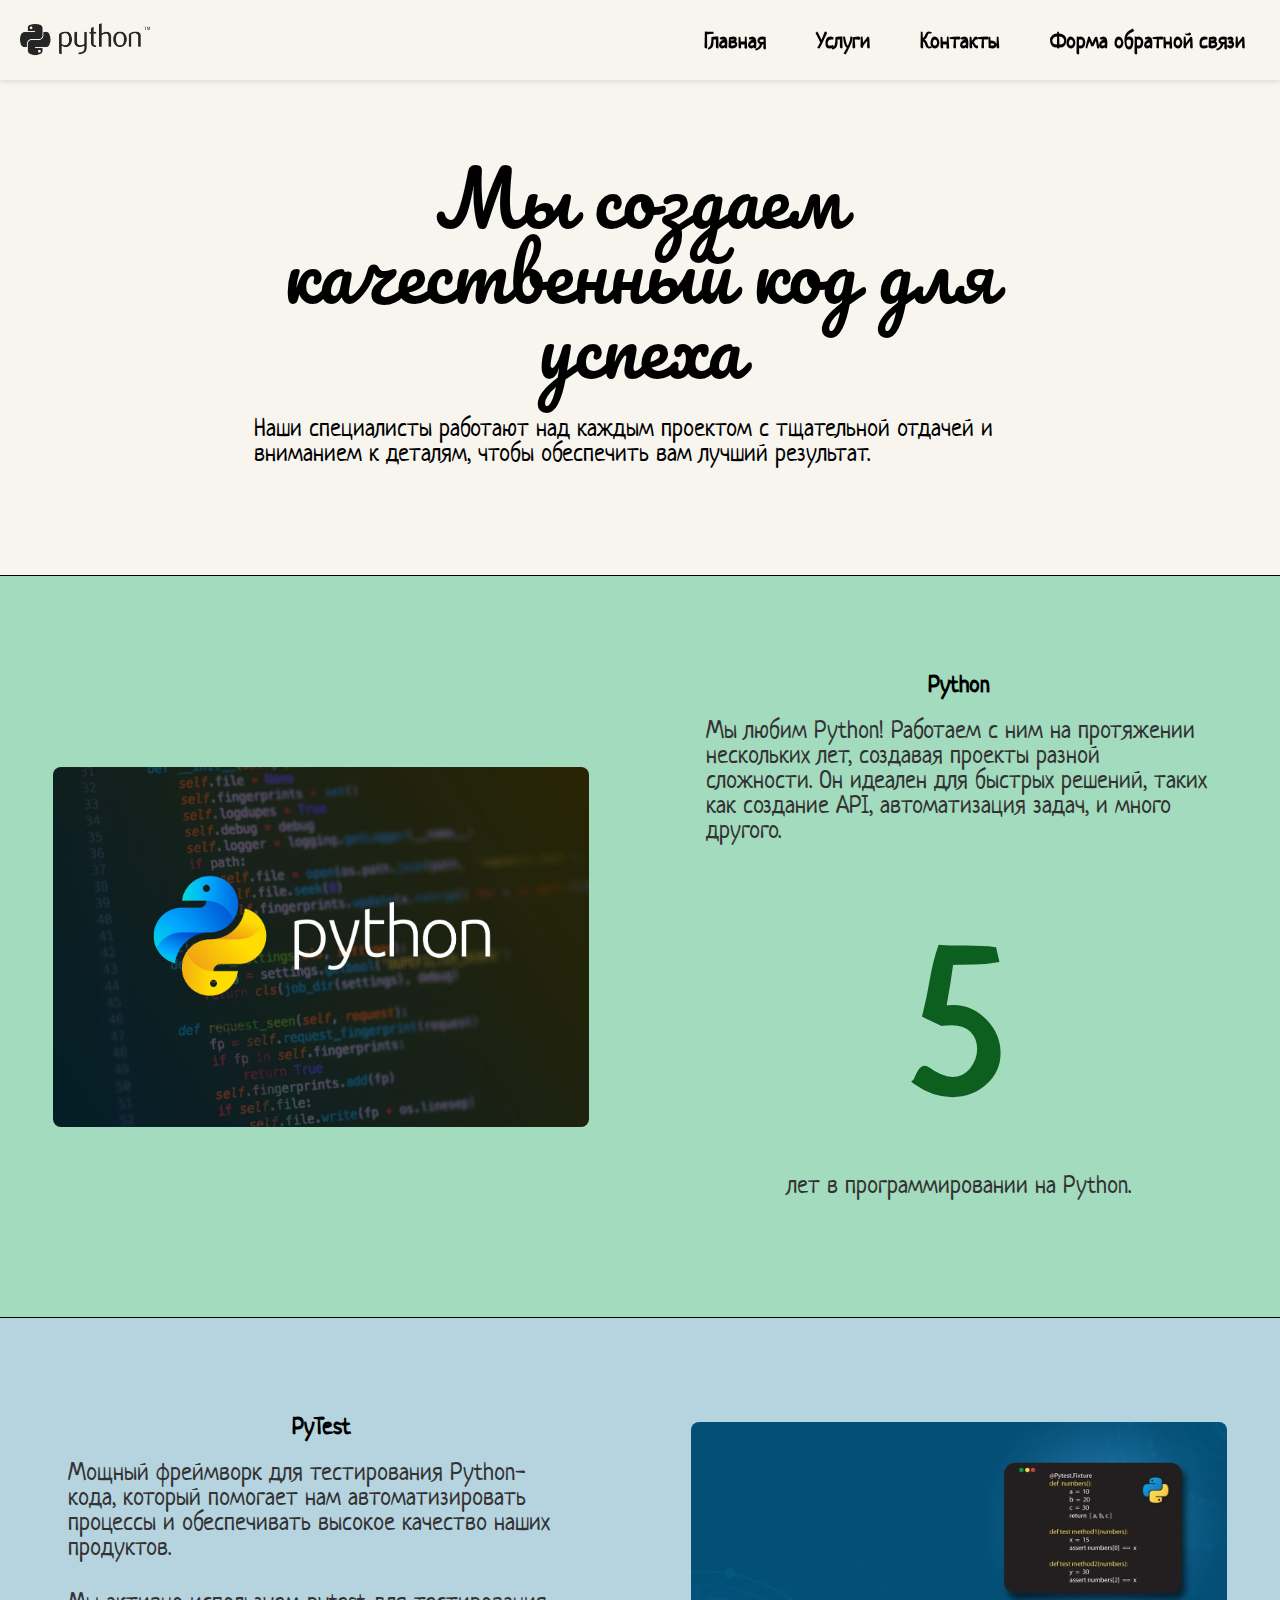
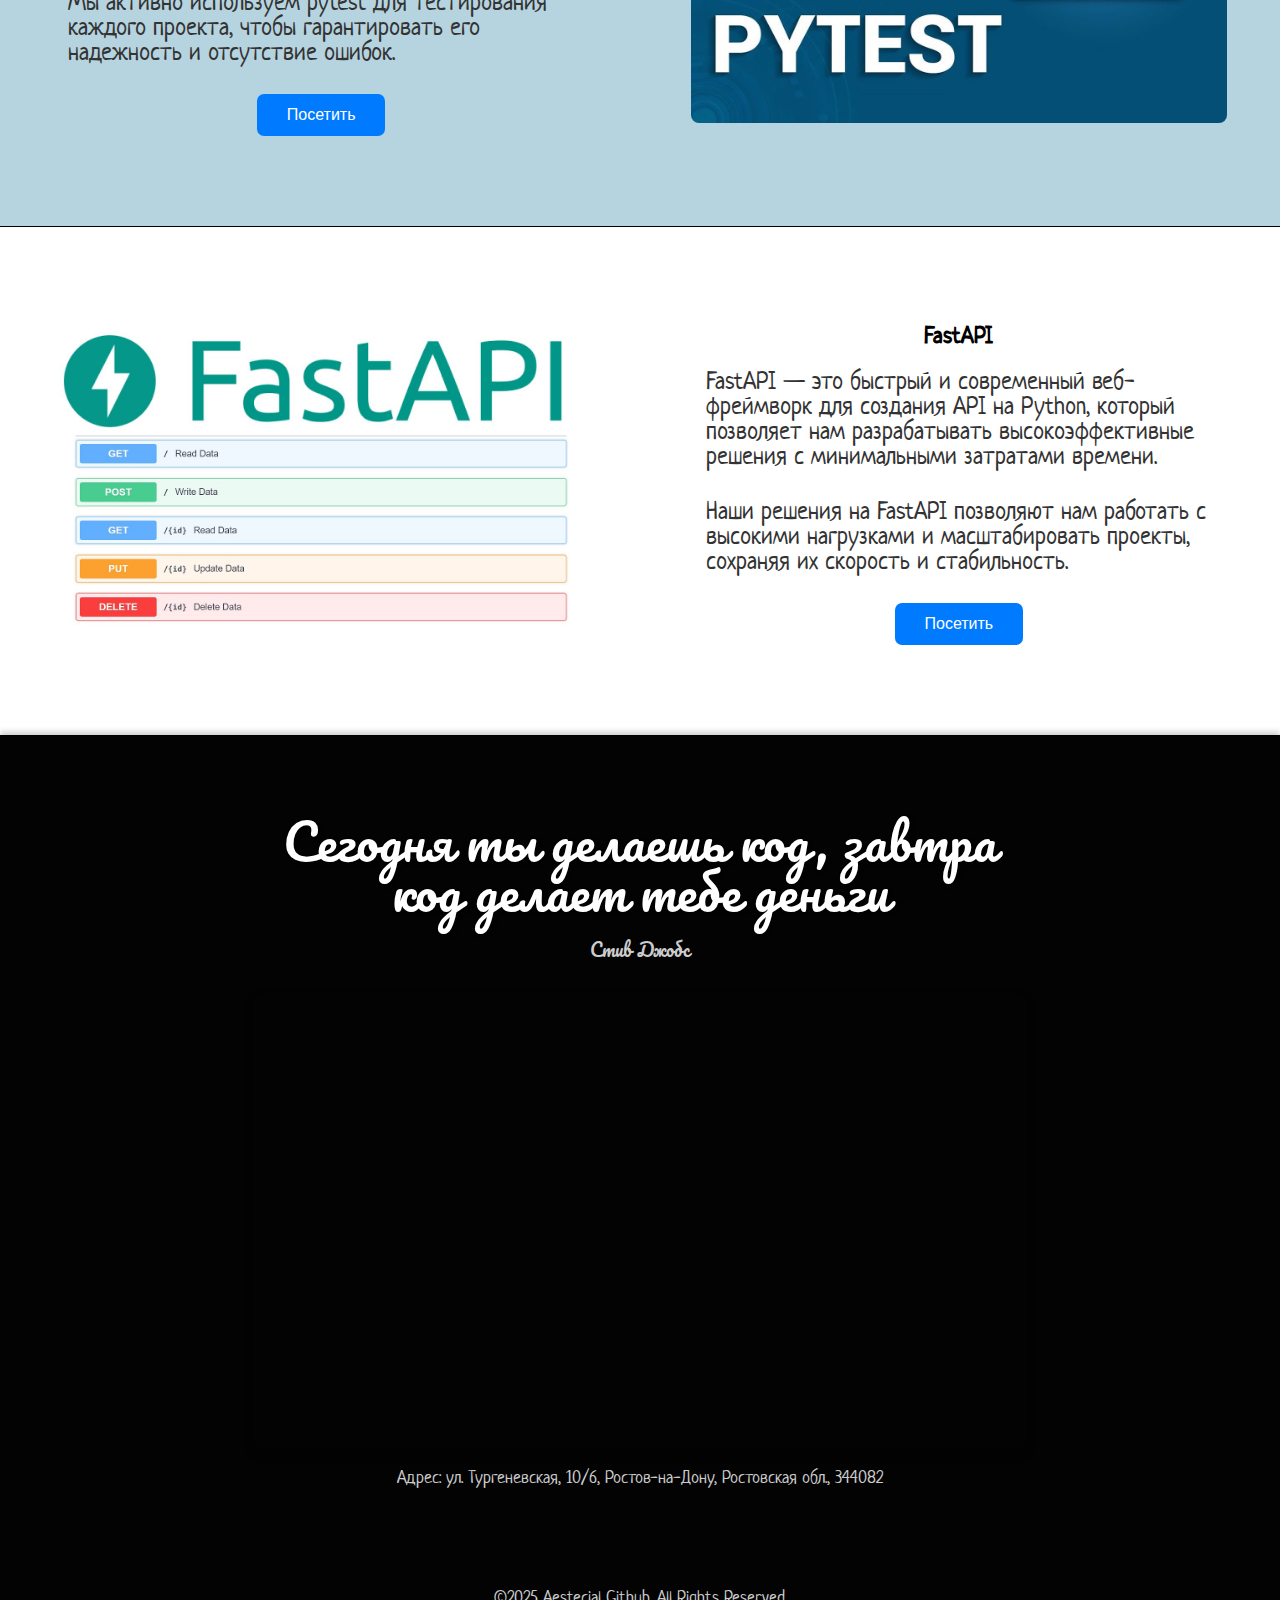
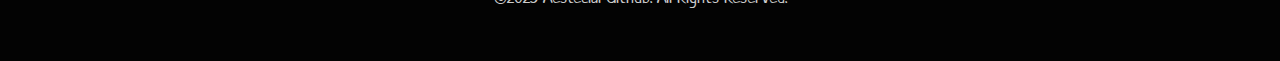
<file: index.html>
<!DOCTYPE html>
<html lang="ru">
<head>
    <meta charset="UTF-8">
    <meta name="viewport" content="width=device-width, initial-scale=1.0">
    <meta name="description" content="Профессиональные услуги Python-разработки: создание веб-приложений, автоматизация процессов, разработка программного обеспечения.">
    <meta name="keywords" content="Пайтон, программисты, услуги, разработка, веб-разработка, программирование, создание сайтов, разработка ПО">
    <title>NoName Team</title>
    <link href="https://fonts.googleapis.com/css2?family=Pacifico&display=swap" rel="stylesheet">
    <link href="https://fonts.googleapis.com/css2?family=Montserrat:ital,wght@0,100..900;1,100..900&family=Neucha&display=swap" rel="stylesheet">
    <link rel="stylesheet" href="css/style.css">
    <link rel="icon" type="image/png" href="images/favicon.png">
</head>
<body>
    <header class="header">
        <img src="images/logo.avif" alt="Logo" class="logo-image">
        <div class="burger-menu" id="burger-menu">
            <div class="burger-icon" id="burger-icon"></div>
        </div>
        <nav id="main-nav" class="simple-list">
            <div class="menu-main-nav-container">
                <ul id="menu-main-nav" class="menu">
                    <li class="menu-item"><a href="index.html">Главная</a></li>
                    <li class="menu-item"><a href="pages/services.html">Услуги</a></li>
                    <li class="menu-item"><a href="pages/contact.html">Контакты</a></li>
                    <li class="menu-item"><a href="pages/contact_form.html">Форма обратной связи</a></li>
                </ul>
            </div>
        </nav>
    </header>
    
    <div class="full section1 border_bottom">
        <div class="content">
            <div class="section_about_hero">
                <h1 class="mono">Мы создаем качественный код для успеха</h1>
                <p>Наши специалисты работают над каждым проектом с тщательной отдачей и вниманием к деталям, чтобы обеспечить вам лучший результат.</p>
            </div>
        </div>
    </div>

    <div class="full section2 border_bottom">
        <div class="section_twocolumn_5050 section_about_bffs">
            <div class="section_twocolumn_50">
                <div class="section_about_bff_img_inner">
                    <div class="photo_container">
                        <img src="images/python.jpg" alt="Python">
                    </div>
                </div>
            </div>

            <div class="section_twocolumn_50 section_about_bff_text">
                <div class="section_about_bff_text_inner">
                    <h3>Python</h3>
                    <p>Мы любим Python! Работаем с ним на протяжении нескольких лет, создавая проекты разной сложности. Он идеален для быстрых решений, таких как создание API, автоматизация задач, и много другого.</p>
                    <span id="number-to-increase">5</span>
                    <p>лет в программировании на Python.</p>
                </div>
            </div>
        </div>
    </div>

    <div class="full section3 border_bottom">
        <div class="section_twocolumn_5050 section_about_bffs">
            <div class="section_twocolumn_50 section_about_bff_text">
                <div class="section_about_bff_text_inner">
                    <h3>PyTest</h3>
                    <p>Мощный фреймворк для тестирования Python-кода, который помогает нам автоматизировать процессы и обеспечивать высокое качество наших продуктов.</p>
                    <p>Мы активно используем pytest для тестирования каждого проекта, чтобы гарантировать его надежность и отсутствие ошибок.</p>
                    <button><a href="https://docs.pytest.org/en/stable/index.html">Посетить</a></button>
                </div>
            </div>
            <div class="section_twocolumn_50">
                <div class="section_about_bff_img_inner">
                    <div class="photo_container">
                        <img src="images/post1.jpg" alt="post1">
                    </div>
                </div>
            </div>
        </div>
    </div>

    <div class="full section4 border_bottom">
        <div class="section_twocolumn_5050 section_about_bffs">
            <div class="section_twocolumn_50">
                <div class="section_about_bff_img_inner">
                    <div class="photo_container">
                        <img src="images/post2.jpg" alt="post2">
                    </div>
                </div>
            </div>
            <div class="section_twocolumn_50 section_about_bff_text">
                <div class="section_about_bff_text_inner">
                    <h3>FastAPI</h3>
                    <p>FastAPI — это быстрый и современный веб-фреймворк для создания API на Python, который позволяет нам разрабатывать высокоэффективные решения с минимальными затратами времени.</p>
                    <p>Наши решения на FastAPI позволяют нам работать с высокими нагрузками и масштабировать проекты, сохраняя их скорость и стабильность.</p>
                    <button><a href="https://fastapi.qubitpi.org/tutorial/">Посетить</a></button>
                </div>
            </div>
        </div>
    </div>

    <div class="footer_new">
        <div class="content">
            <div class="section_footer">
                <h1 class="mono">Сегодня ты делаешь код, завтра код делает тебе деньги</h1>
                <p class="mono">Стив Джобс</p>
                <div class="map-container">
                    <iframe src="https://www.google.com/maps/embed?pb=!1m18!1m12!1m3!1d501.47388635396845!2d39.70485490694625!3d47.21476941610942!2m3!1f0!2f0!3f0!3m2!1i1024!2i768!4f13.1!3m3!1m2!1s0x40e3b9a8f82b0a17%3A0xae4b6e608bcebd92!2z0KDQvtGB0YLQvtCy0YHQutC40Lkt0L3QsC3QlNC-0L3RgyDQutC-0LvQu9C10LTQtiDRgdCy0Y_Qt9C4INC4INC40L3RhNC-0YDQvNCw0YLQuNC60Lg!5e1!3m2!1sru!2sru!4v1736870749458!5m2!1sru!2sru" width="600" height="450" style="border:0;" allowfullscreen="" loading="lazy" referrerpolicy="no-referrer-when-downgrade"></iframe>
                </div>
                <p class="address">Адрес: ул. Тургеневская, 10/6, Ростов-на-Дону, Ростовская обл., 344082</p>
                <p class="copyright">©2025 Aestecial Github. All Rights Reserved.</p>
            </div>
        </div>
    </div>

    <script src="scripts/burger-menu.js"></script>
    <script src="scripts/header-hider.js"></script>
</body>
</html>
</file>
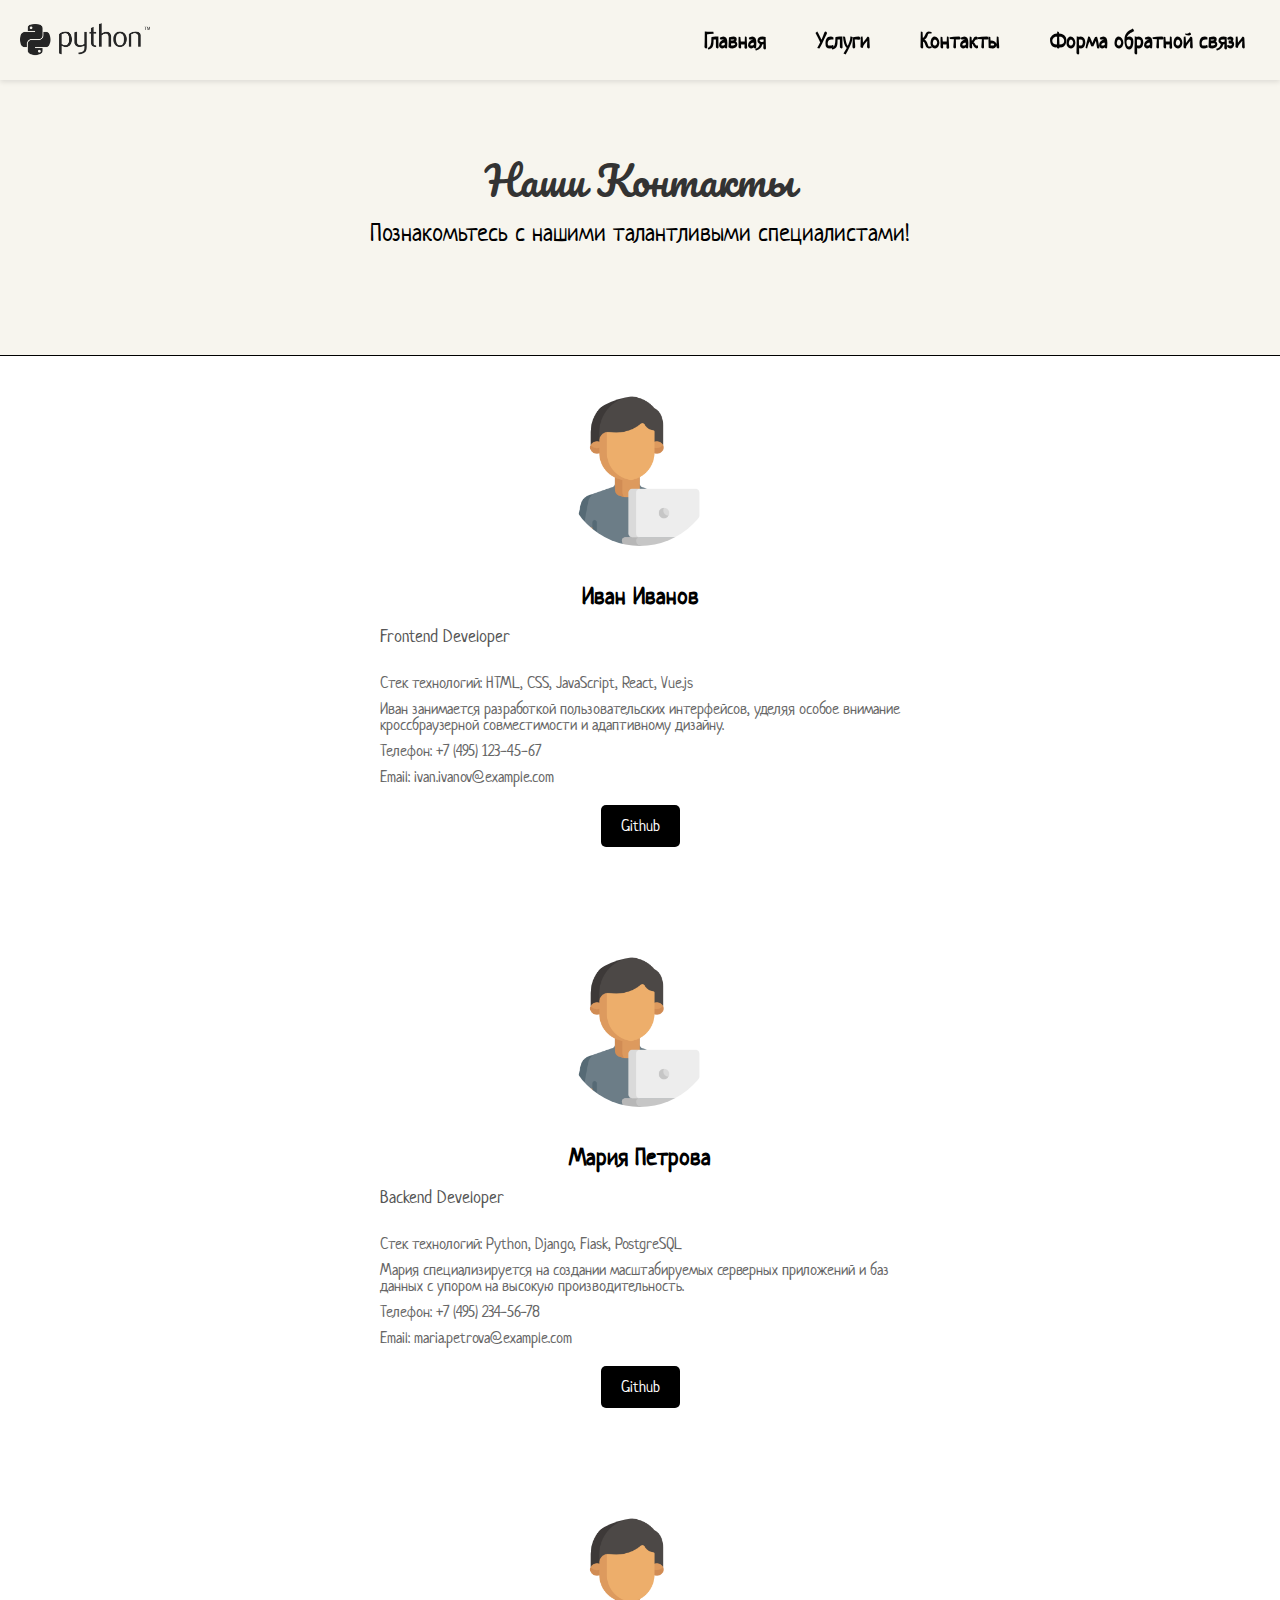
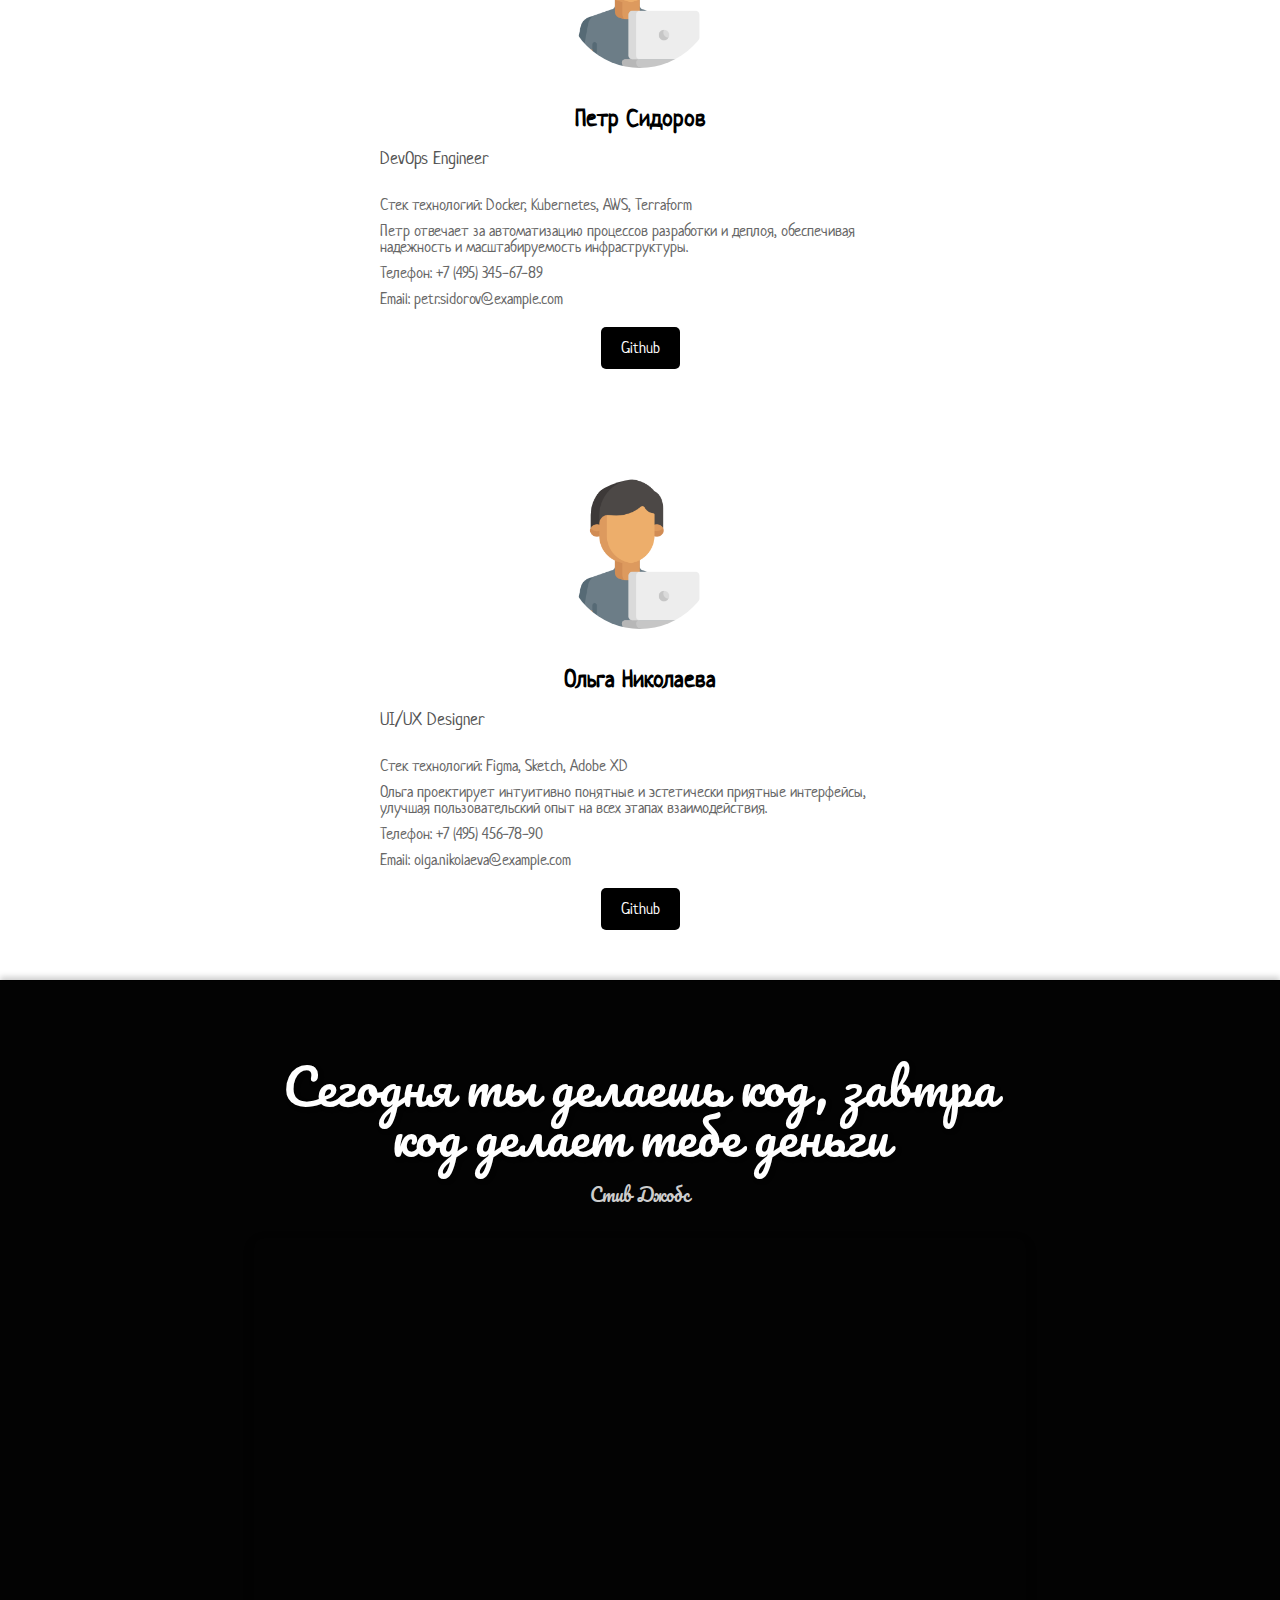
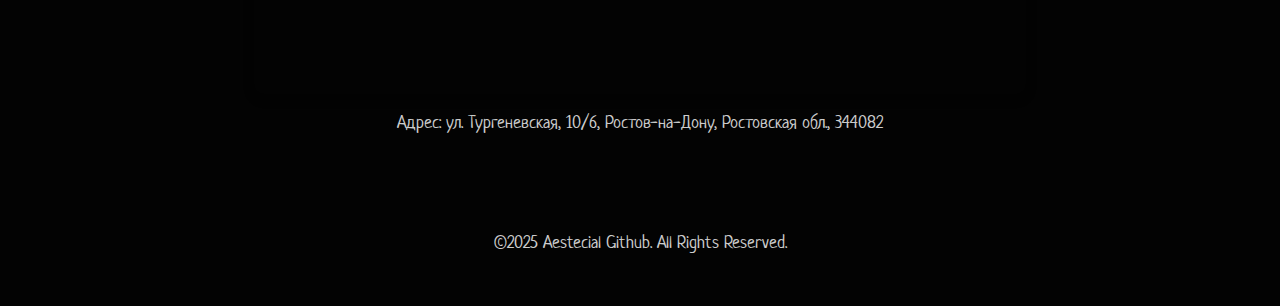
<file: pages/contact.html>
<!DOCTYPE html>
<html lang="ru">
<head>
    <meta charset="UTF-8">
    <meta name="viewport" content="width=device-width, initial-scale=1.0">
    <title>Контакты</title>
    <link href="https://fonts.googleapis.com/css2?family=Pacifico&display=swap" rel="stylesheet">
    <link href="https://fonts.googleapis.com/css2?family=Montserrat:ital,wght@0,100..900;1,100..900&family=Neucha&display=swap" rel="stylesheet">

    <link rel="stylesheet" href="../css/contact.css">
    <link rel="stylesheet" href="../css/style.css">
</head>
<body>
    <header class="header">
        <img src="../images/logo.avif" alt="Logo" class="logo-image">
        <div class="burger-menu" id="burger-menu">
            <div class="burger-icon" id="burger-icon"></div>
        </div>
        <nav id="main-nav" class="simple-list">
            <div class="menu-main-nav-container">
                <ul id="menu-main-nav" class="menu">
                    <li class="menu-item"><a href="../index.html">Главная</a></li>
                    <li class="menu-item"><a href="services.html">Услуги</a></li>
                    <li class="menu-item"><a href="contact.html">Контакты</a></li>
                    <li class="menu-item"><a href="contact_form.html">Форма обратной связи</a></li>
                </ul>
            </div>
        </nav>
    </header>

    <div class="full section1 border_bottom">
        <div class="content">
            <div class="section_about_hero">
                <h1 class="mono">Наши Контакты</h1>
                <p>Познакомьтесь с нашими талантливыми специалистами!</p>
            </div>
        </div>
    </div>

    <div class="full border_bottom">
        <div class="team-section">
            <div class="team-card">
                <img src="../images/male.png" alt="Иван Иванов" class="team-img">
                <div class="team-content">
                    <h3>Иван Иванов</h3>
                    <p class="role">Frontend Developer</p>
                    <p class="tech-stack">Стек технологий: HTML, CSS, JavaScript, React, Vue.js</p>
                    <p class="description">Иван занимается разработкой пользовательских интерфейсов, уделяя особое внимание кроссбраузерной совместимости и адаптивному дизайну.</p>
                    <p class="description">Телефон: +7 (495) 123-45-67</p>
                    <p class="description">Email: ivan.ivanov@example.com</p>
                    <a href="https://github.com/Aestecial" class="profile-link" target="_blank">Github</a>
                </div>
            </div>
    
            <div class="team-card">
                <img src="../images/male.png" alt="Мария Петрова" class="team-img">
                <div class="team-content">
                    <h3>Мария Петрова</h3>
                    <p class="role">Backend Developer</p>
                    <p class="tech-stack">Стек технологий: Python, Django, Flask, PostgreSQL</p>
                    <p class="description">Мария специализируется на создании масштабируемых серверных приложений и баз данных с упором на высокую производительность.</p>
                    <p class="description">Телефон: +7 (495) 234-56-78</p>
                    <p class="description">Email: maria.petrova@example.com</p>
                    <a href="https://github.com/Aestecial" class="profile-link" target="_blank">Github</a>
                </div>
            </div>
    
            <div class="team-card">
                <img src="../images/male.png" alt="Петр Сидоров" class="team-img">
                <div class="team-content">
                    <h3>Петр Сидоров</h3>
                    <p class="role">DevOps Engineer</p>
                    <p class="tech-stack">Стек технологий: Docker, Kubernetes, AWS, Terraform</p>
                    <p class="description">Петр отвечает за автоматизацию процессов разработки и деплоя, обеспечивая надежность и масштабируемость инфраструктуры.</p>
                    <p class="description">Телефон: +7 (495) 345-67-89</p>
                    <p class="description">Email: petr.sidorov@example.com</p>
                    <a href="https://github.com/Aestecial" class="profile-link" target="_blank">Github</a>
                </div>
            </div>
    
            <div class="team-card">
                <img src="../images/male.png" alt="Ольга Николаева" class="team-img">
                <div class="team-content">
                    <h3>Ольга Николаева</h3>
                    <p class="role">UI/UX Designer</p>
                    <p class="tech-stack">Стек технологий: Figma, Sketch, Adobe XD</p>
                    <p class="description">Ольга проектирует интуитивно понятные и эстетически приятные интерфейсы, улучшая пользовательский опыт на всех этапах взаимодействия.</p>
                    <p class="description">Телефон: +7 (495) 456-78-90</p>
                    <p class="description">Email: olga.nikolaeva@example.com</p>
                    <a href="https://github.com/Aestecial" class="profile-link" target="_blank">Github</a>
                </div>
            </div>
        </div>
    </div>    

    <div class="footer_new">
        <div class="content">
            <div class="section_footer">
                <h1 class="mono">Сегодня ты делаешь код, завтра код делает тебе деньги</h1>
                <p class="mono">Стив Джобс</p>
                <div class="map-container">
                    <iframe src="https://www.google.com/maps/embed?pb=!1m18!1m12!1m3!1d501.47388635396845!2d39.70485490694625!3d47.21476941610942!2m3!1f0!2f0!3f0!3m2!1i1024!2i768!4f13.1!3m3!1m2!1s0x40e3b9a8f82b0a17%3A0xae4b6e608bcebd92!2z0KDQvtGB0YLQvtCy0YHQutC40Lkt0L3QsC3QlNC-0L3RgyDQutC-0LvQu9C10LTQtiDRgdCy0Y_Qt9C4INC4INC40L3RhNC-0YDQvNCw0YLQuNC60Lg!5e1!3m2!1sru!2sru!4v1736870749458!5m2!1sru!2sru" width="600" height="450" style="border:0;" allowfullscreen="" loading="lazy" referrerpolicy="no-referrer-when-downgrade"></iframe>
                </div>
                <p class="address">Адрес: ул. Тургеневская, 10/6, Ростов-на-Дону, Ростовская обл., 344082</p>
                <p class="copyright">©2025 Aestecial Github. All Rights Reserved.</p>
            </div>
        </div>
    </div>

    <script src="../scripts/burger-menu.js"></script>
    <script src="../scripts/header-hider.js"></script>
</body>
</html>
</file>
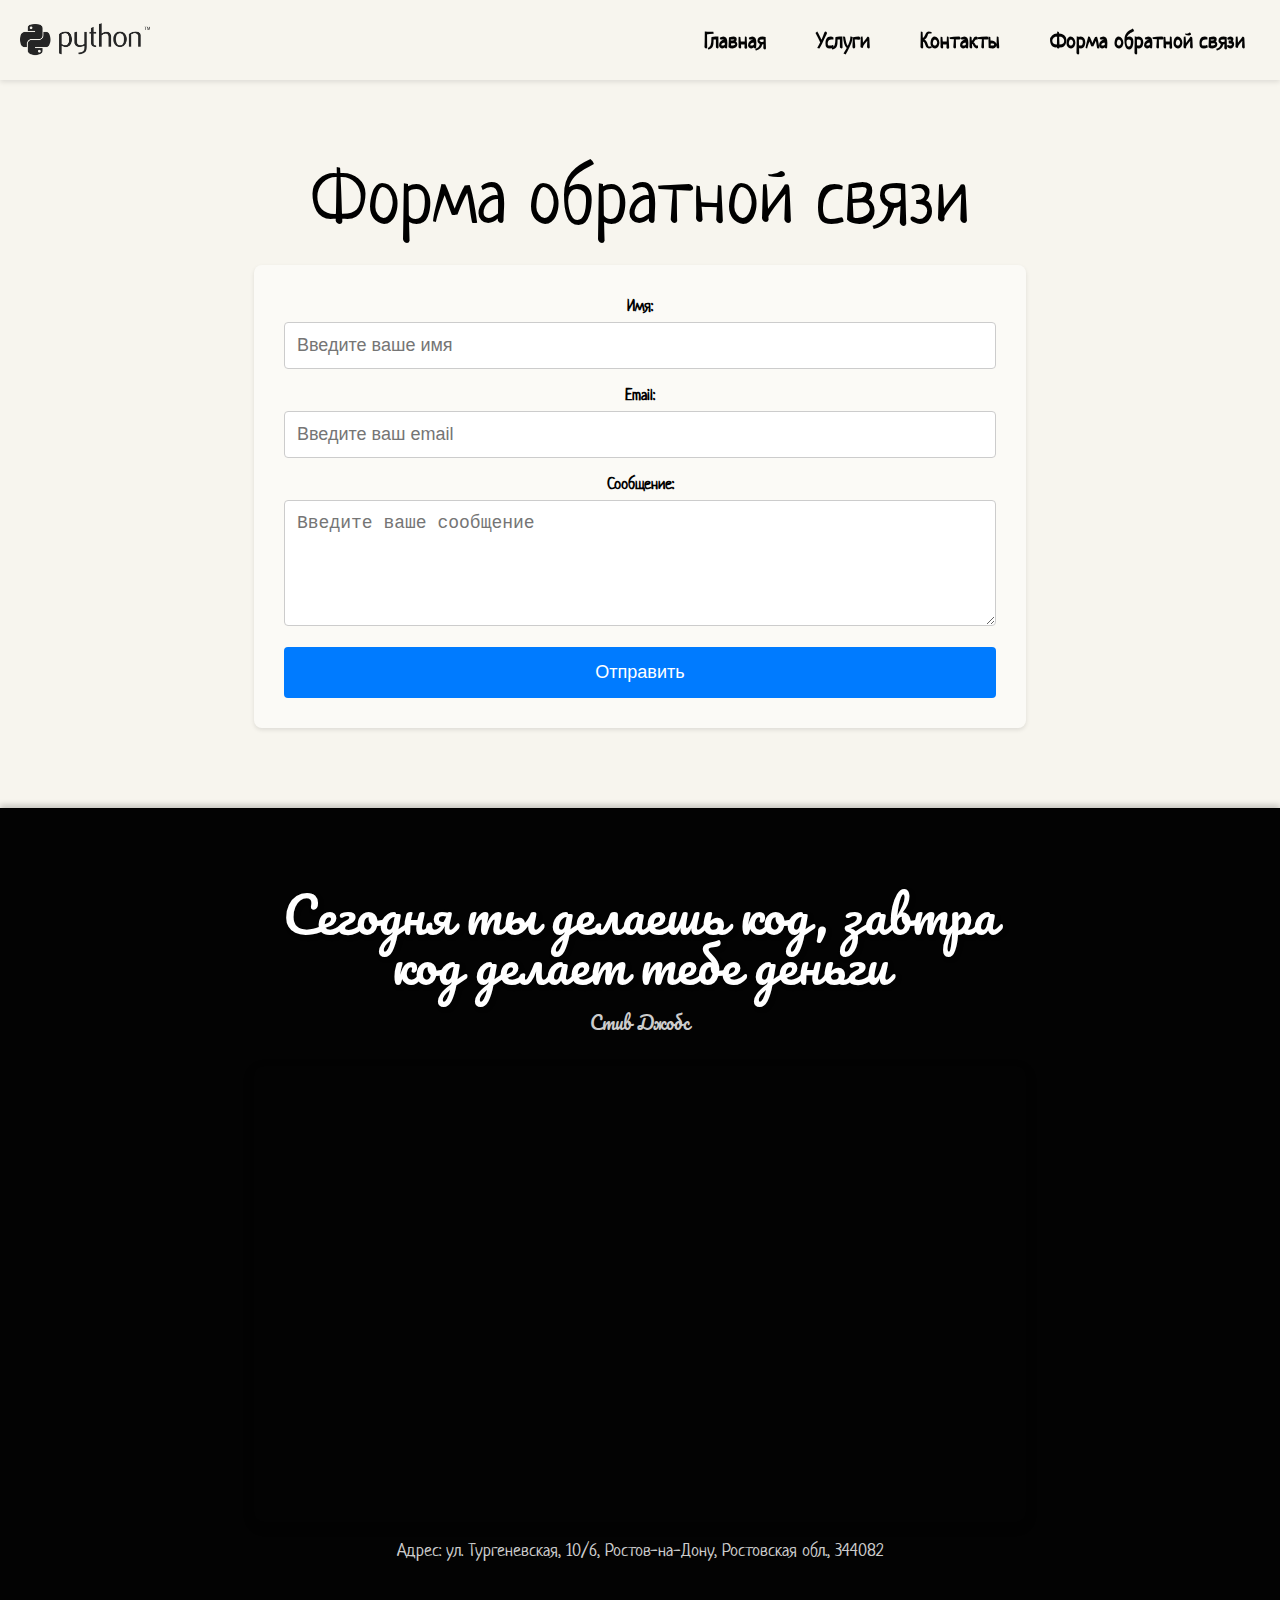
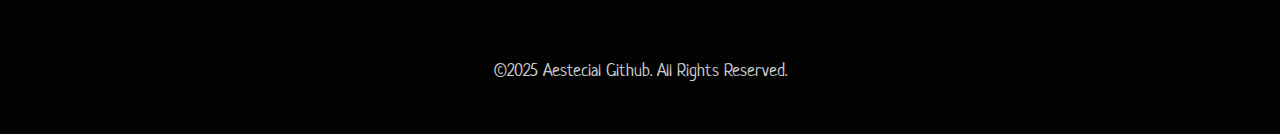
<file: pages/contact_form.html>
<!DOCTYPE html>
<html lang="ru">
<head>
    <meta charset="UTF-8">
    <meta name="viewport" content="width=device-width, initial-scale=1.0">
    <title>Проект</title>
    <link href="https://fonts.googleapis.com/css2?family=Pacifico&display=swap" rel="stylesheet">
    <link href="https://fonts.googleapis.com/css2?family=Montserrat:ital,wght@0,100..900;1,100..900&family=Neucha&display=swap" rel="stylesheet">
    <link rel="stylesheet" href="../css/style.css">
    <link rel="stylesheet" href="../css/contact-form.css">
</head>
<body>
    <header class="header">
        <img src="../images/logo.avif" alt="Logo" class="logo-image">
        <div class="burger-menu" id="burger-menu">
            <div class="burger-icon" id="burger-icon"></div>
        </div>
        <nav id="main-nav" class="simple-list">
            <div class="menu-main-nav-container">
                <ul id="menu-main-nav" class="menu">
                    <li class="menu-item"><a href="../index.html">Главная</a></li>
                    <li class="menu-item"><a href="services.html">Услуги</a></li>
                    <li class="menu-item"><a href="contact.html">Контакты</a></li>
                    <li class="menu-item"><a href="contact_form.html">Форма обратной связи</a></li>
                </ul>
            </div>
        </nav>
    </header>

    <div class="full section1 border_bottom">
        <div class="content">
            <section id="contact-form">
                <div class="section_form_hero">
                    <h1>Форма обратной связи</h1>
                    <form class="contact-form">
                        <div class="form-group">
                            <label for="name">Имя:</label>
                            <input type="text" id="name" name="name" required placeholder="Введите ваше имя">
                        </div>
                        <div class="form-group">
                            <label for="email">Email:</label>
                            <input type="email" id="email" name="email" required placeholder="Введите ваш email">
                        </div>
                        <div class="form-group">
                            <label for="message">Сообщение:</label>
                            <textarea id="message" name="message" rows="5" required placeholder="Введите ваше сообщение"></textarea>
                        </div>
                        <button type="submit">Отправить</button>
                    </form>
                </div>
            </section>
        </div>
    </div>

    <div class="footer_new">
        <div class="content">
            <div class="section_footer">
                <h1 class="mono">Сегодня ты делаешь код, завтра код делает тебе деньги</h1>
                <p class="mono">Стив Джобс</p>
                <div class="map-container">
                    <iframe src="https://www.google.com/maps/embed?pb=!1m18!1m12!1m3!1d501.47388635396845!2d39.70485490694625!3d47.21476941610942!2m3!1f0!2f0!3f0!3m2!1i1024!2i768!4f13.1!3m3!1m2!1s0x40e3b9a8f82b0a17%3A0xae4b6e608bcebd92!2z0KDQvtGB0YLQvtCy0YHQutC40Lkt0L3QsC3QlNC-0L3RgyDQutC-0LvQu9C10LTQtiDRgdCy0Y_Qt9C4INC4INC40L3RhNC-0YDQvNCw0YLQuNC60Lg!5e1!3m2!1sru!2sru!4v1736870749458!5m2!1sru!2sru" width="600" height="450" style="border:0;" allowfullscreen="" loading="lazy" referrerpolicy="no-referrer-when-downgrade"></iframe>
                </div>
                <p class="address">Адрес: ул. Тургеневская, 10/6, Ростов-на-Дону, Ростовская обл., 344082</p>
                <p class="copyright">©2025 Aestecial Github. All Rights Reserved.</p>
            </div>
        </div>
    </div>
    
    <script src="../scripts/burger-menu.js"></script>
    <script src="../scripts/header-hider.js"></script>
    <script src="../scripts/form-success.js"></script>
</body>
</html>
</file>
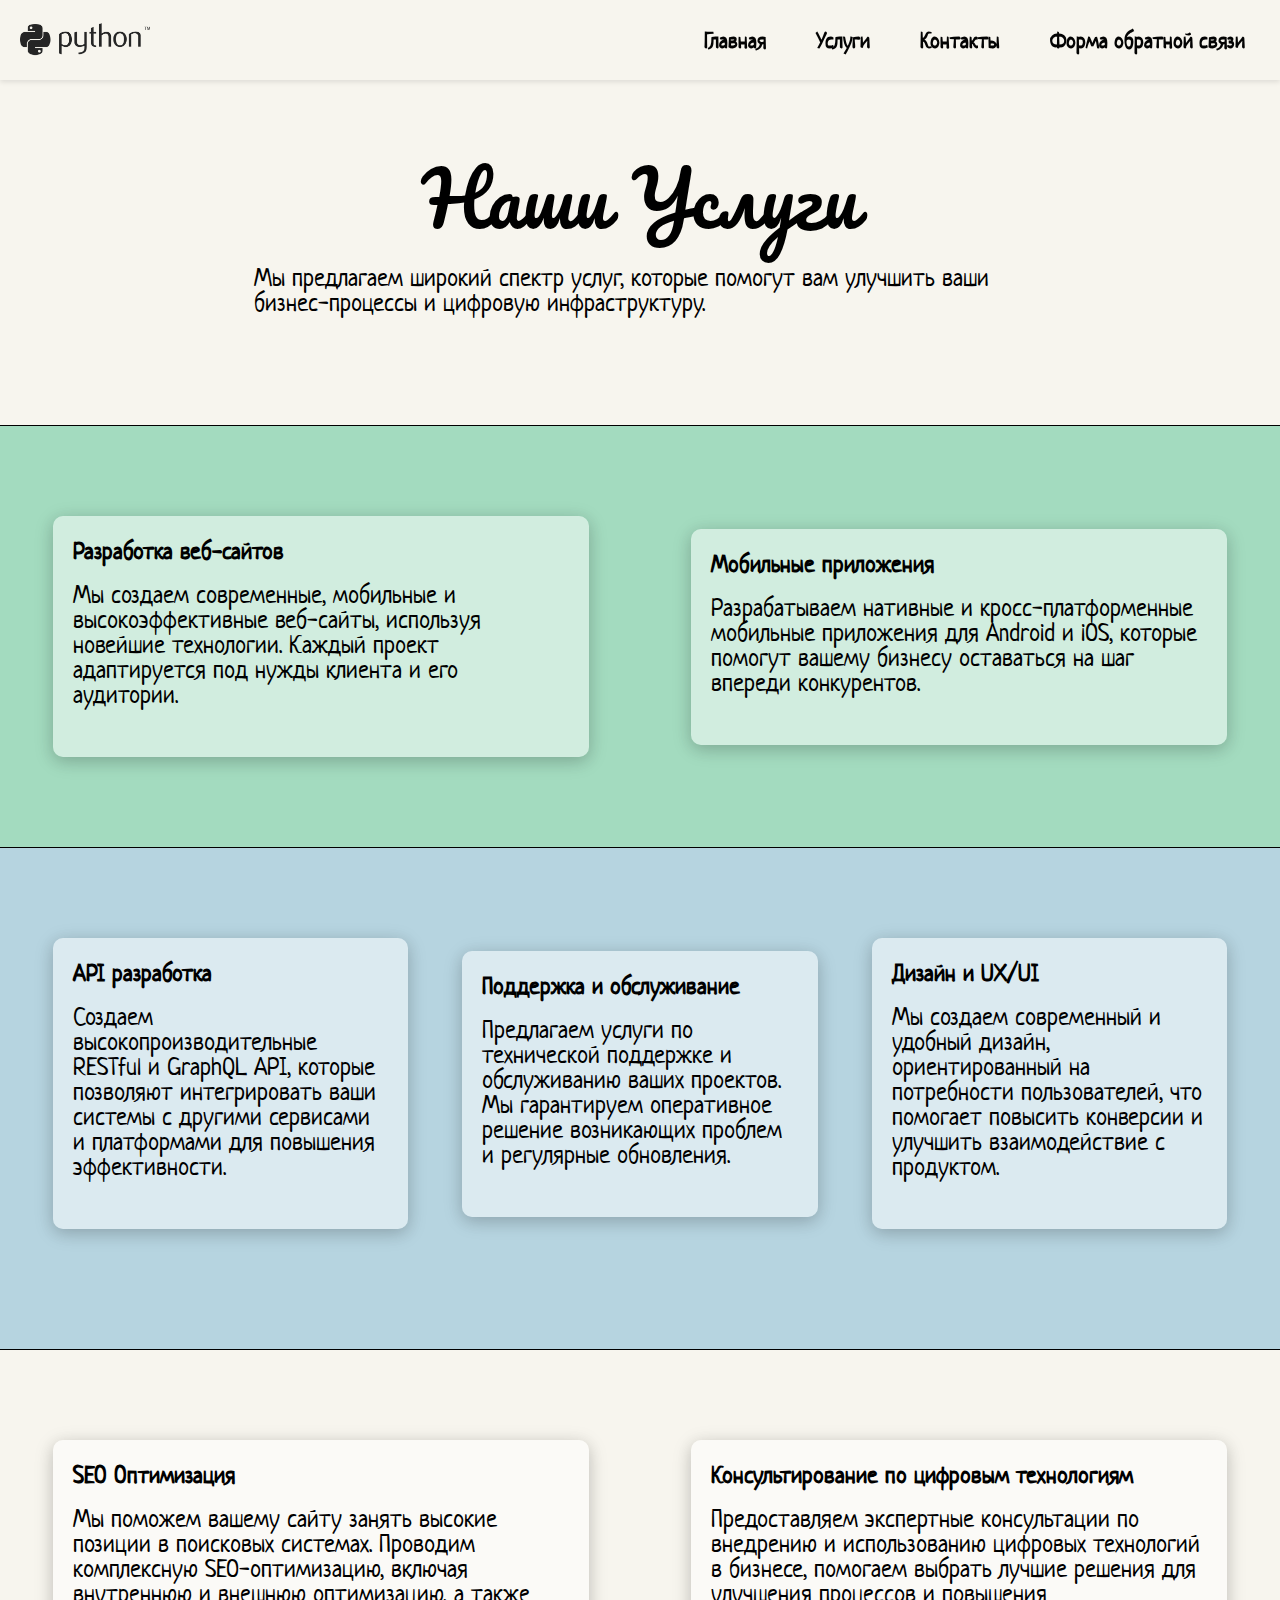
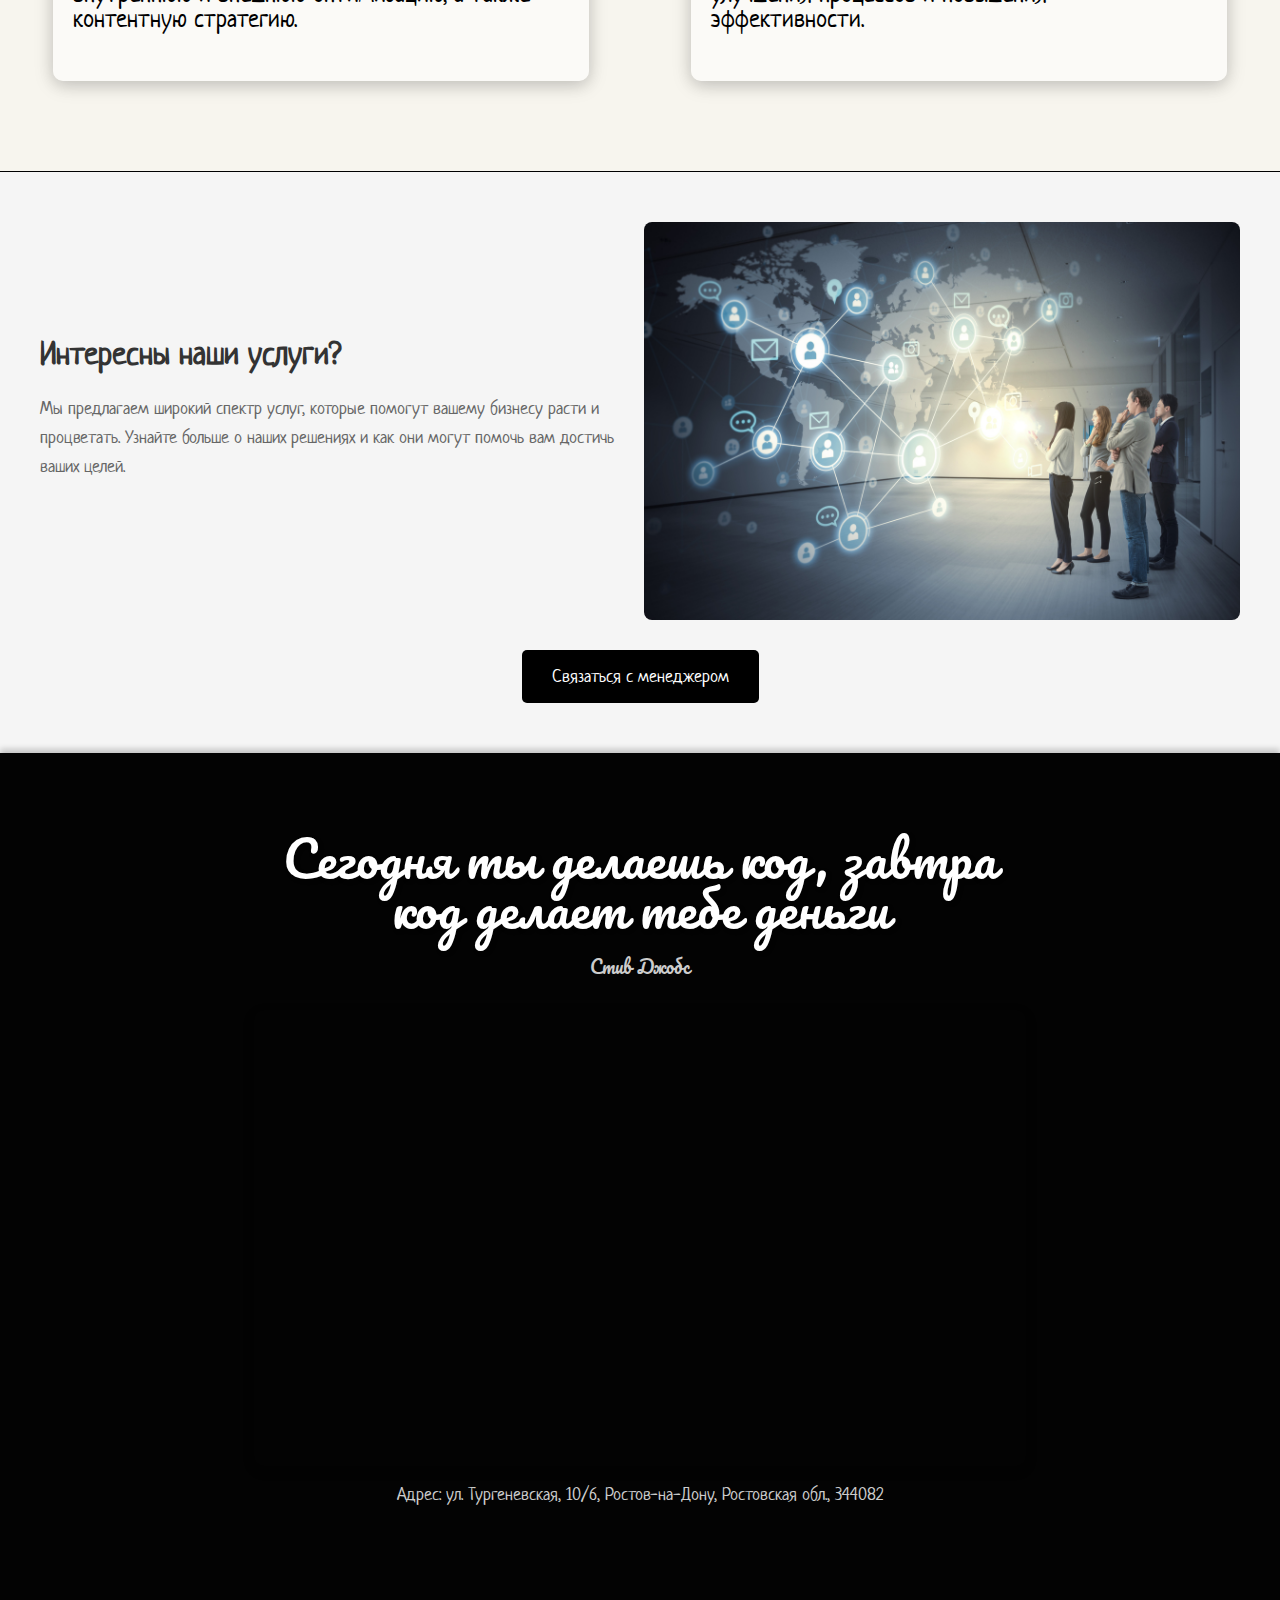
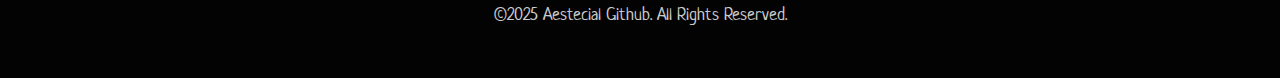
<file: pages/services.html>
<!DOCTYPE html>
<html lang="ru">
<head>
    <meta charset="UTF-8">
    <meta name="viewport" content="width=device-width, initial-scale=1.0">
    <title>Услуги</title>
    <link href="https://fonts.googleapis.com/css2?family=Pacifico&display=swap" rel="stylesheet">
    <link href="https://fonts.googleapis.com/css2?family=Montserrat:ital,wght@0,100..900;1,100..900&family=Neucha&display=swap" rel="stylesheet">
    <link rel="stylesheet" href="../css/style.css">
    <link rel="stylesheet" href="../css/services.css">
</head>
<body>
    <header class="header">
        <img src="../images/logo.avif" alt="Logo" class="logo-image">
        <div class="burger-menu" id="burger-menu">
            <div class="burger-icon" id="burger-icon"></div>
        </div>
        <nav id="main-nav" class="simple-list">
            <div class="menu-main-nav-container">
                <ul id="menu-main-nav" class="menu">
                    <li class="menu-item"><a href="../index.html">Главная</a></li>
                    <li class="menu-item"><a href="services.html">Услуги</a></li>
                    <li class="menu-item"><a href="contact.html">Контакты</a></li>
                    <li class="menu-item"><a href="contact_form.html">Форма обратной связи</a></li>
                </ul>
            </div>
        </nav>
    </header>

    <div class="full section1 border_bottom">
        <div class="content">
            <div class="section_about_hero">
                <h1 class="mono">Наши Услуги</h1>
                <p>Мы предлагаем широкий спектр услуг, которые помогут вам улучшить ваши бизнес-процессы и цифровую инфраструктуру.</p>
            </div>
        </div>
    </div>

    <div class="full section2 border_bottom">
        <div class="section_twocolumn_5050">
            <div class="section_twocolumn_50">
                <div class="service-item">
                    <h3>Разработка веб-сайтов</h3>
                    <p>Мы создаем современные, мобильные и высокоэффективные веб-сайты, используя новейшие технологии. Каждый проект адаптируется под нужды клиента и его аудитории.</p>
                </div>
            </div>
            <div class="section_twocolumn_50">
                <div class="service-item">
                    <h3>Мобильные приложения</h3>
                    <p>Разрабатываем нативные и кросс-платформенные мобильные приложения для Android и iOS, которые помогут вашему бизнесу оставаться на шаг впереди конкурентов.</p>
                </div>
            </div>
        </div>
    </div>

    <div class="full section3 border_bottom">
        <div class="section_twocolumn_333">
            <div class="section_twocolumn_33">
                <div class="service-item">
                    <h3>API разработка</h3>
                    <p>Создаем высокопроизводительные RESTful и GraphQL API, которые позволяют интегрировать ваши системы с другими сервисами и платформами для повышения эффективности.</p>
                </div>
            </div>
            <div class="section_twocolumn_33">
                <div class="service-item">
                    <h3>Поддержка и обслуживание</h3>
                    <p>Предлагаем услуги по технической поддержке и обслуживанию ваших проектов. Мы гарантируем оперативное решение возникающих проблем и регулярные обновления.</p>
                </div>
            </div>
            <div class="section_twocolumn_33">
                <div class="service-item">
                    <h3>Дизайн и UX/UI</h3>
                    <p>Мы создаем современный и удобный дизайн, ориентированный на потребности пользователей, что помогает повысить конверсии и улучшить взаимодействие с продуктом.</p>
                </div>
            </div>
        </div>
    </div>

    <div class="full section1 border_bottom">
        <div class="section_twocolumn_5050">
            <div class="section_twocolumn_50">
                <div class="service-item">
                    <h3>SEO Оптимизация</h3>
                    <p>Мы поможем вашему сайту занять высокие позиции в поисковых системах. Проводим комплексную SEO-оптимизацию, включая внутреннюю и внешнюю оптимизацию, а также контентную стратегию.</p>
                </div>
            </div>
            <div class="section_twocolumn_50">
                <div class="service-item">
                    <h3>Консультирование по цифровым технологиям</h3>
                    <p>Предоставляем экспертные консультации по внедрению и использованию цифровых технологий в бизнесе, помогаем выбрать лучшие решения для улучшения процессов и повышения эффективности.</p>
                </div>
            </div>
        </div>
    </div>
    
    <div class="full section_contact">
        <div class="service-section">
            <div class="service-content">
                <h2>Интересны наши услуги?</h2>
                <p>Мы предлагаем широкий спектр услуг, которые помогут вашему бизнесу расти и процветать. Узнайте больше о наших решениях и как они могут помочь вам достичь ваших целей.</p>
            </div>
            <div class="service-image">
                <img src="../images/service.jpg" alt="Наши услуги" class="service-img">
            </div>
        </div>
        <div class="service-button">
            <a href="contact_form.html" class="contact-button">Связаться с менеджером</a>
        </div>
    </div>    

    <div class="footer_new">
        <div class="content">
            <div class="section_footer">
                <h1 class="mono">Сегодня ты делаешь код, завтра код делает тебе деньги</h1>
                <p class="mono">Стив Джобс</p>
                <div class="map-container">
                    <iframe src="https://www.google.com/maps/embed?pb=!1m18!1m12!1m3!1d501.47388635396845!2d39.70485490694625!3d47.21476941610942!2m3!1f0!2f0!3f0!3m2!1i1024!2i768!4f13.1!3m3!1m2!1s0x40e3b9a8f82b0a17%3A0xae4b6e608bcebd92!2z0KDQvtGB0YLQvtCy0YHQutC40Lkt0L3QsC3QlNC-0L3RgyDQutC-0LvQu9C10LTQtiDRgdCy0Y_Qt9C4INC4INC40L3RhNC-0YDQvNCw0YLQuNC60Lg!5e1!3m2!1sru!2sru!4v1736870749458!5m2!1sru!2sru" width="600" height="450" style="border:0;" allowfullscreen="" loading="lazy" referrerpolicy="no-referrer-when-downgrade"></iframe>
                </div>
                <p class="address">Адрес: ул. Тургеневская, 10/6, Ростов-на-Дону, Ростовская обл., 344082</p>
                <p class="copyright">©2025 Aestecial Github. All Rights Reserved.</p>
            </div>
        </div>
    </div>

    <script src="../scripts/burger-menu.js"></script>
    <script src="../scripts/header-hider.js"></script>
</body>
</html>
</file>
<file: css/style.css>
/* Сброс стилей  */
* {
    margin: 0;
    padding: 0;
    box-sizing: border-box;
}

/* Обычные стили */
body {
    font-family: "Neucha", serif;
    font-weight: 400;
    font-style: normal;
    margin: 0;
}

h1 {
    font-weight: 400;
    font-size: 75px;
    line-height: 1.0em;
    margin-bottom: 30px;
}

/* Стиль заголовка */
.header {
    display: flex;
    justify-content: space-between;
    align-items: center;
    padding: 10px 20px;
    background-color: #F7F5EE;
    position: sticky;
    width: 100%;
    z-index: 10;
    box-shadow: 0 2px 5px rgba(0, 0, 0, 0.1);
    top: 0;
    left: 0;
    transition: top 0.3s;
}

.menu-item a {
    font-size: 22px;
    font-weight: 400;
    text-decoration: none;
    color: #030303;
    padding: 10px 15px;
    transition: color 0.4s, border-bottom 0.3s;
    font-weight: bold;
}

.logo-image {
    width: 130px;
    height: auto;
}

/* Навигация для ПК */
#main-nav ul {
    list-style-type: none;
    display: flex;
    justify-content: flex-end;
}

#main-nav ul li {
    margin-left: 20px;
}

#main-nav ul li a {
    text-decoration: none;
    color: #030303;
    transition: color 0.4s;
}

#main-nav ul li a:hover {
    color: #000000;
    border-bottom: 3px solid #000;
}

/* Бургер меню для телефона */
.burger-menu {
    display: none;
    position: relative;
    width: 50px;
    height: 50px;
    background-color: rgba(204, 168, 168, 0.1);
    border-radius: 10px;
    cursor: pointer;
    justify-content: center;
    align-items: center;
}

.burger-icon {
    display: none;
    width: 30px;
    height: 3px;
    background-color: #333;
    position: relative;
    transition: all 0.3s;
    position: absolute;
}

.burger-icon:before,
.burger-icon:after {
    content: '';
    position: absolute;
    width: 30px;
    height: 3px;
    background-color: #333;
    transition: all 0.3s;
}

.burger-icon:before {
    top: -8px;
}

.burger-icon:after {
    top: 8px;
}

.burger-icon.open {
    background-color: transparent;
}

.burger-icon.open:before {
    transform: rotate(45deg);
    top: 0;
}

.burger-icon.open:after {
    transform: rotate(-45deg);
    top: 0;
}

/* Секции */
.section {
    width: 95vw;
    max-width: 95vw;
    margin: 0 auto;
}

.section_about_hero {
    display: flex;
    flex-direction: column;
    max-width: 900px;
    min-height: calc(400px - 160px);
    margin: 0 auto;
    padding: 80px 5%;
    text-align: center;
    justify-content: center;
    align-items: center;
}

.section1 {
    background: #f7f5ee;
}

.section2 {
    background: #a3dbbf;
}

.section3 {
    background: #b6d4e0;
}

.section4 {
    background: #ffffff;
}

.border_bottom {
    border-bottom: 1px solid #000;
}

.section_twocolumn_5050 {
    display: flex;
    flex-wrap: wrap;
    justify-content: space-between;
    padding: 90px 3%;
}

.section_twocolumn_50 {
    flex-basis: 47%;
    display: flex;
    justify-content: center;
    align-items: center;
    flex-wrap: wrap;
    padding: 0 15px;
}

.photo_container {
    display: flex;
    justify-content: center;
    align-items: center;
    max-width: 100%;
    max-height: 100%;
}

.section_about_bff_img_inner {
    display: flex;
    justify-content: center;
}

img {
    width: 100%;
    height: auto;
    border-radius: 8px;
}

.section_about_bff_text {
    display: flex;
    justify-content: center;
    align-items: center;
    text-align: center;
    height: 100%;
}

.section_about_bff_text_inner {
    display: flex;
    flex-direction: column;
    justify-content: center;
    align-items: center;
    font-size: 16px;
    color: #333;
    line-height: 1.5;
    padding: 0 15px;
}

h3 {
    font-size: 24px;
    font-weight: bold;
    color: #000;
    margin-bottom: 15px;
}

p {
    text-align: left;
    font-size: 25px;
    font-weight: 200;
    line-height: 1.0em;
    margin-bottom: 30px;
}

#number-to-increase {
    font-size: 200px;
    font-weight: bold;
    color: #0d5f1f;
}

/* Кнопка */
button {
    background-color: #007bff;
    color: #fff;
    border: none;
    padding: 12px 30px;
    font-size: 16px;
    border-radius: 7px;
    cursor: pointer;
    transition: background-color 0.3s ease, transform 0.3s ease;
    text-align: center;
}

button a {
    text-decoration: none;
    color: inherit;
}

/* Эффект при наведении */
button:hover {
    background-color: #0056b3;
    transform: scale(1.05);
}

/* Эффект при фокусе */
button:focus {
    box-shadow: 0 0 10px rgba(0, 123, 255, 0.5);
}

/* нижний колонтитул */
.footer_new {
    position: relative;
    min-height: 20vh;
    padding-top: 0;
    padding-bottom: 60px;
    background: #030303;
    color: #fff;
    box-shadow: 0 -4px 6px rgba(0, 0, 0, 0.2);
}

.section_footer {
    display: flex;
    flex-direction: column;
    max-width: 900px;
    min-height: calc(400px - 160px);
    margin: 0 auto;
    padding: 80px 5%;
    text-align: center;
    justify-content: center;
    align-items: center;
}

.copyright {
    font-size: 14px;
    color: #aaa;
    position: absolute;
    bottom: 20px; /* Позиционируем внизу */
    width: 100%;
    text-align: center; /* Центрируем */
}

.section_footer h1 {
    font-size: 50px;
    font-weight: 200;
    margin-bottom: 20px;
    color: #fff;
    text-shadow: 2px 2px 4px rgba(0, 0, 0, 0.3);
}

.section_footer p {
    font-size: 18px;
    font-weight: 200;
    color: #ccc;
    line-height: 1.5;
    max-width: 700px;
    margin-bottom: 30px;
}

.mono {
    font-family: 'Pacifico', sans-serif;
}

/* Контейнер карты */
.map-container {
    margin: 0 auto;
    max-width: 100%;
    width: 100%;
    overflow: hidden;
    border-radius: 10px;
    box-shadow: 0 4px 12px rgba(0, 0, 0, 0.2);
}

.map-container iframe {
    width: 100%;
    height: 450px;
    border: none;
    border-radius: 10px;
}

.address {
    font-size: 1.2rem;
    margin-top: 15px;
    color: #ccc;
}

/* для маленьких телефонов */
@media screen and (max-width: 700px) {
    /* Секции */
    .section_about_bff_text {
        text-align: center;
    }

    .section_about_bff_text_inner {
        padding: 10px;
    }

    .section_about_hero {
        padding: 40px 5%;
        text-align: center;
    }

    .photo_container {
        max-height: 250px;
    }

    .section_about_bff_text {
        margin-bottom: 20px;
    }

    .photo_container {
        max-width: 100%;
        max-height: 300px;
    }

    .logo-image {
        width: 100px;
    }

    img {
        width: 100%;
        height: auto;
    }

    h3 {
        font-size: 20px;
    }

    p {
        font-size: 18px;
        margin-bottom: 15px;
    }
    
    h1 {
        font-size: 40px;
    }

    .section_twocolumn_5050 {
        flex-direction: column;
        padding: 20px;
    }
    
    .section_twocolumn_50 {
        flex-basis: 100%;
        padding: 10px;
    }

    #number-to-increase {
        font-size: 150px;
    }

    /* Бургер меню */
    .burger-menu {
        display: flex;
    }

    .burger-icon {
        display: flex;
    }

    #main-nav {
        position: fixed;
        top: 70px;
        left: 0;
        z-index: 20;
        background-color: #fff;
        width: 100vw;
        height: calc(100vh - 70px);
        transform: translateX(100%);
        transition: transform 0.4s ease-in-out;
        display: flex;
        justify-content: center;
        align-items: center;
        flex-direction: column;
        box-sizing: border-box;
        padding-bottom: 100px;
    }

    #main-nav.open {
        transform: translateX(0); /* Меню появляется */
    }

    #main-nav ul {
        list-style-type: none;
        display: flex;
        flex-direction: column;
        justify-content: center;
        align-items: center;
        padding: 0;
    }

    #main-nav ul li {
        margin: 15px 0;
    }

    #main-nav ul li a {
        text-decoration: none;
        color: #030303;
        transition: color 0.4s;
        font-weight: bold;
    }

    #main-nav ul li a:hover {
        color: #000000;
        border-bottom: 3px solid #000;
    }

    .header {
        display: flex;
        justify-content: space-between;
        padding: 10px;
    }

    /* нижний колонтитул */
    .section_footer h1 {
        font-size: 40px;
    }
    .section_footer p {
        font-size: 18px;
        margin-bottom: 15px;
    }

    .map-container iframe {
        height: 350px;
    }
}
</file>
<file: css/contact.css>
/* Заголовки */
.mono {
    font-family: 'Pacifico', cursive;
    color: #333;
    text-align: center;
    font-size: 2.5rem;
    margin-bottom: 20px;
}

/* Разделы с контактами */
.section_twocolumn_2525 {
    display: flex;
    justify-content: space-between;
    flex-wrap: wrap;
    gap: 10px;
    padding: 90px 3%;
}

/* Каждый элемент с контактами */
.section_twocolumn_25 {
    flex-basis: 24%;
    display: flex;
    justify-content: center;
    align-items: flex-start;
    padding: 0 15px;
    margin-bottom: 30px;
}


.team-section {
    display: flex;
    flex-wrap: wrap;
    justify-content: center;
    gap: 60px;
    padding: 20px;
    background: #ffffff;
}


.team-card {
    width: 600px;
    display: flex;
    flex-direction: column;
    align-items: center;
    text-align: center;
    padding: 20px;
    transition: transform 0.3s ease;
}

.team-card:hover {
    border-radius: 30px;
    box-shadow: 0 4px 30px rgba(0, 0, 0, 0.1);
    transform: translateY(-5px);
}

.team-img {
    width: 150px;
    height: 150px;
    border-radius: 50%;
    margin-bottom: 15px;
    transition: transform 0.3s ease;
}

.team-content {
    padding: 10px 20px;
}

h3 {
    margin: 10px 0;
    font-size: 24px;
    color: #333;
}

.role {
    font-size: 18px;
    color: #555;
}

.tech-stack, .description {
    margin: 10px 0;
    font-size: 16px;
    color: #666;
}

.profile-link {
    display: inline-block;
    margin-top: 10px;
    padding: 10px 20px;
    background-color: #000000;
    color: #fff;
    text-decoration: none;
    border-radius: 5px;
    transition: background-color 0.3s ease;
}

.profile-link:hover {
    background-color: #001d6e;
}

/* Эффект увеличения изображения при наведении */
.team-img:hover {
    transform: scale(1.05);
}


/* Стили для маленьких экранов */
@media screen and (max-width: 500px) {
    .section_twocolumn_2525 {
        flex-direction: column;
        padding: 20px 2%;
    }

    .section_twocolumn_25 {
        flex-basis: 100%;
        padding: 10px;
    }

    .team-member {
        padding: 20px;
    }

    .team-img {
        width: 120px;
        height: 120px;
    }

    .team-member h3 {
        font-size: 1.5rem;
    }

    .team-member p {
        font-size: 0.9rem;
    }

    .profile-link {
        font-size: 1rem;
    }
}
</file>
<file: css/contact-form.css>
/* Общие стили формы */
.contact-form {
    max-width: 500px;
    margin: 0 auto;
    padding: 20px;
    background-color: #ffffff77;
    border-radius: 8px;
    box-shadow: 0 2px 4px rgba(0, 0, 0, 0.1);
}

.form-group {
    margin-bottom: 15px;
}

label {
    display: block;
    font-weight: bold;
    margin-bottom: 5px;
}

input, textarea {
    width: 100%;
    padding: 10px;
    border: 1px solid #ccc;
    border-radius: 4px;
    font-size: 16px;
}

input:focus, textarea:focus {
    border-color: #000000;
    outline: none;
    box-shadow: 0 0 5px rgba(0, 123, 255, 0.5);
}

button {
    display: block;
    width: 100%;
    padding: 12px;
    background-color: #007bff;
    color: #fff;
    border: none;
    border-radius: 4px;
    font-size: 16px;
    cursor: pointer;
    transition: background-color 0.1s ease;
}

button:hover {
    background-color: #0056b3;
}

.section_form_hero {
    flex-direction: column;
    max-width: 900px;
    min-height: calc(400px - 160px);
    margin: 0 auto;
    padding: 80px 5%;
    text-align: center;
    justify-content: center;
    align-items: center;
    background-color: transparent;
}

/* Адаптивные стили для ПК (1024px и выше) */
@media screen and (min-width: 1024px) {
    .contact-form {
        max-width: 1200px;
        padding: 30px;
    }

    input, textarea {
        padding: 12px;
        font-size: 18px;
    }

    button {
        padding: 15px;
        font-size: 18px;
    }
}

/* Адаптивные стили для телефонов (500px и ниже) */
@media screen and (max-width: 500px) {
    .contact-form {
        padding: 15px;
    }

    input, textarea {
        padding: 8px;
        font-size: 14px;
    }

    button {
        padding: 10px;
        font-size: 14px;
    }
    
    label {
        font-size: 14px;
    }

    .section_form_hero {
        display: column;
        padding: 20px;
    }
}
</file>
<file: css/services.css>
.section_twocolumn_333 {
    display: flex;
    flex-wrap: wrap;
    justify-content: space-between;
    padding: 90px 3%;
}

.section_twocolumn_33 {
    flex-basis: 32%;
    display: flex;
    justify-content: center;
    align-items: center;
    flex-wrap: wrap;
    padding: 0 15px;
    margin-bottom: 30px;
}

.service-item {
    background-color: #ffffff81;
    padding: 20px;
    border-radius: 10px;
    box-shadow: 0 4px 15px rgba(0, 0, 0, 0.1), 0 4px 20px rgba(0, 0, 0, 0.15);
    transition: box-shadow 0.3s ease-in-out;
}

.service-item:hover {
    box-shadow: 0 6px 25px rgba(0, 0, 0, 0.2), 0 6px 30px rgba(0, 0, 0, 0.25);
}

/* Для контакта */
.full.section_contact {
    padding: 50px 20px;
    background-color: #f5f5f5;
}

.service-section {
    display: flex;
    align-items: center;
    max-width: 1200px;
    margin: 0 auto;
}

.service-content {
    margin-right: 20px;
}

.service-content h2 {
    font-size: 32px;
    color: #333;
    margin-bottom: 20px;
}

.service-content p {
    font-size: 18px;
    color: #666;
    line-height: 1.6;
}

.service-image {
    display: flex;
}

.service-img {
    max-width: 100%;
    height: auto;
    border-radius: 8px;
}

.service-button {
    text-align: center;
    margin-top: 30px;
}

.contact-button {
    display: inline-block;
    padding: 15px 30px;
    background-color: #000;
    color: #fff;
    text-decoration: none;
    font-size: 18px;
    border-radius: 5px;
    transition: background-color 0.3s ease;
}

.contact-button:hover {
    background-color: #555;
}


@media screen and (max-width: 1000px) {
    .section_twocolumn_333 {
        flex-direction: column;
        padding: 20px;
    }
    
    .section_twocolumn_33 {
        flex-basis: 100%;
        padding: 10px;
    }

    .service-section {
        display: contents;
    }    
}
</file>
